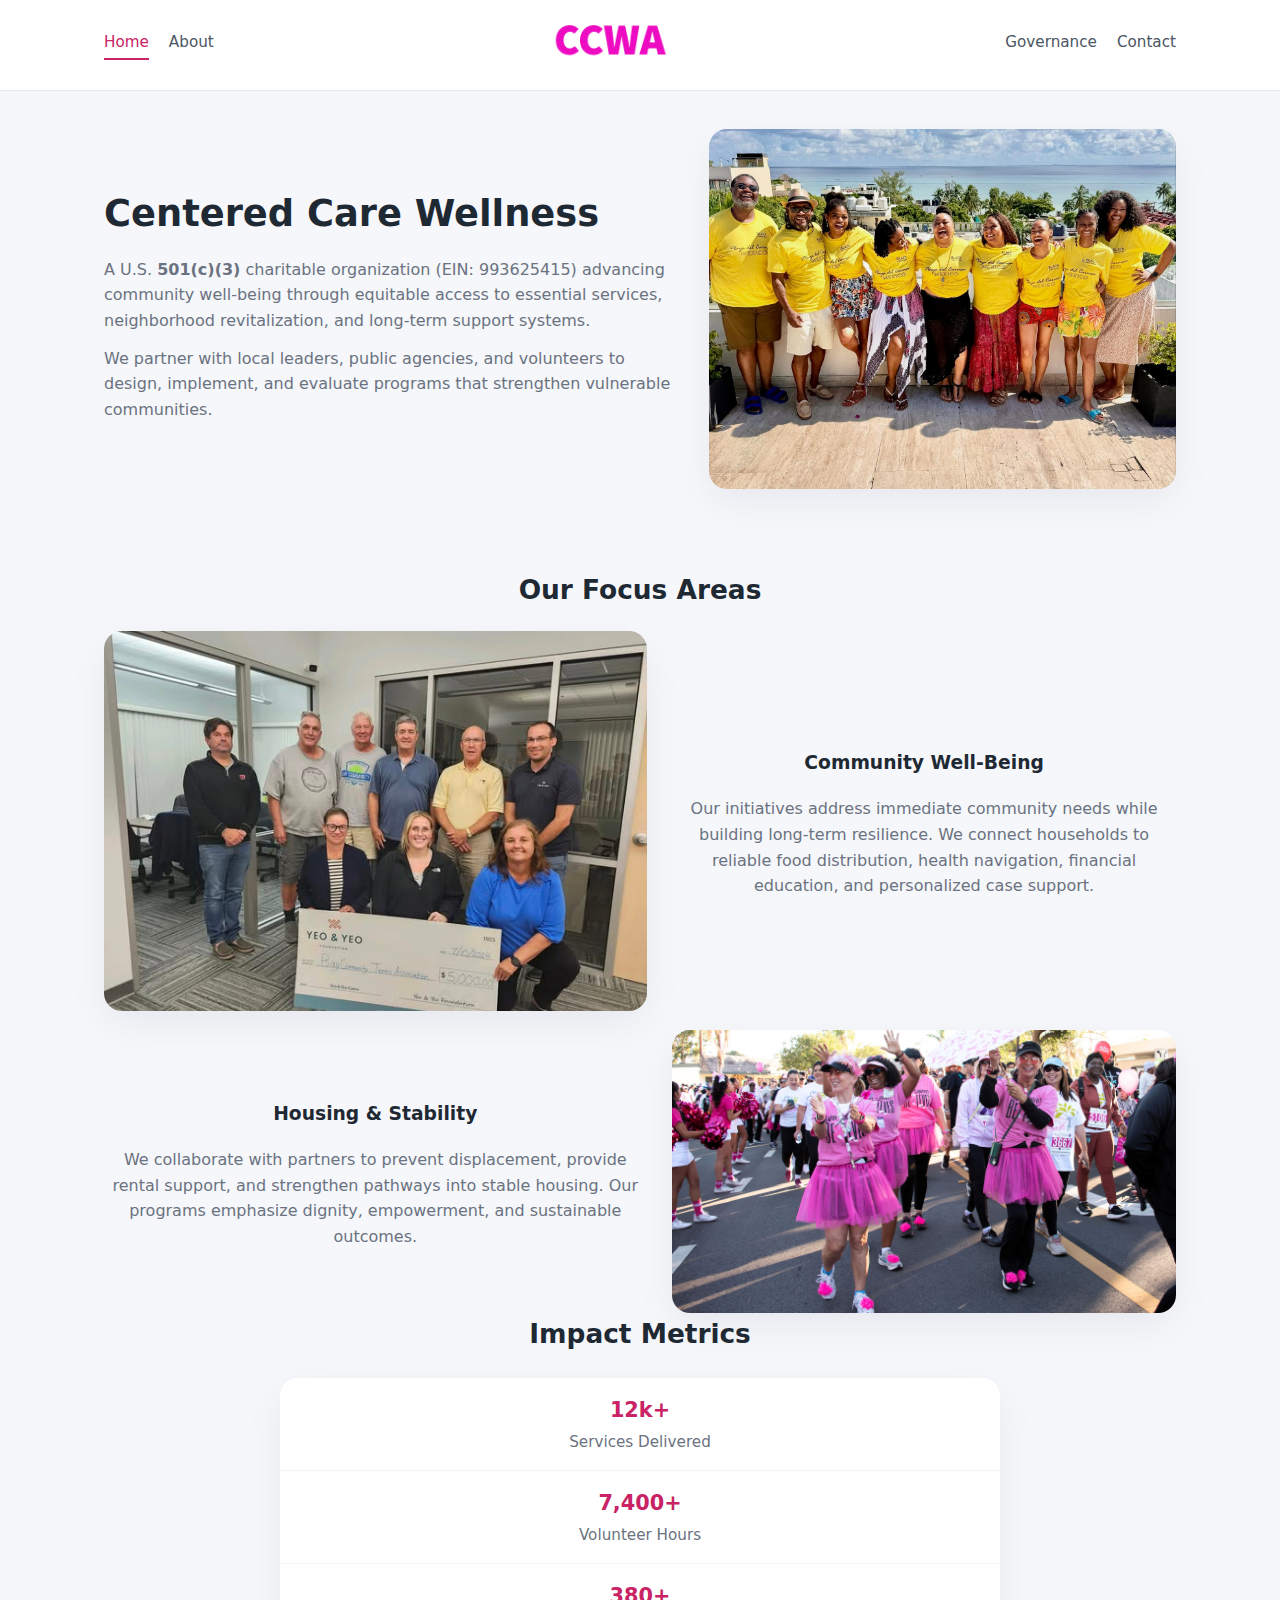
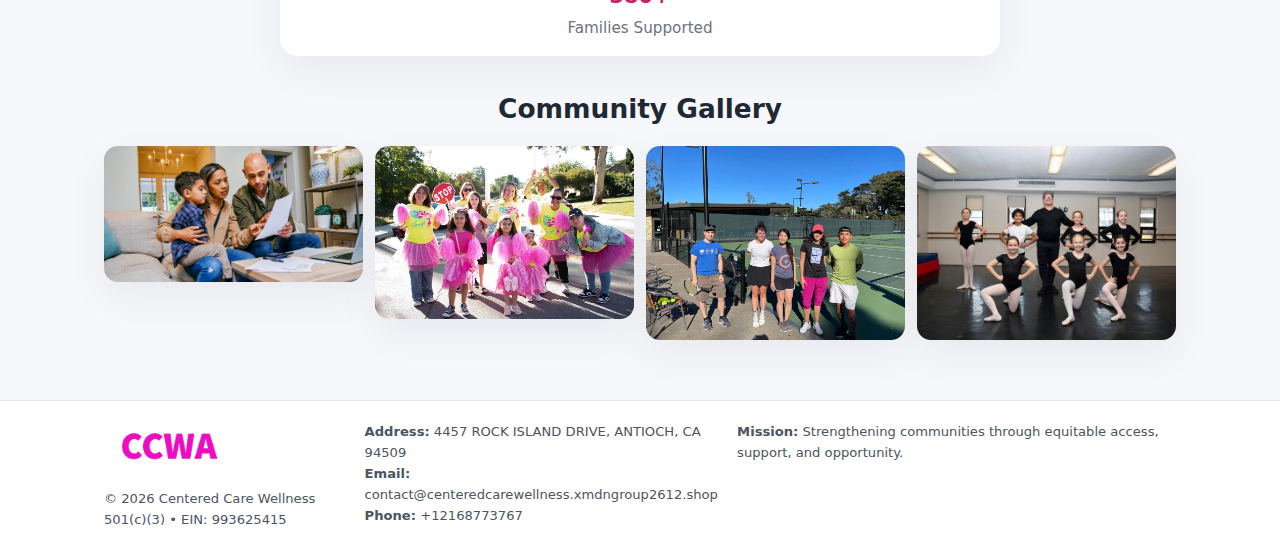
<file: index.html>
<!doctype html>
<html lang="en">
<head>
<meta charset="utf-8"/>
<meta name="viewport" content="width=device-width,initial-scale=1"/>
<title>Centered Care Wellness – Nonprofit • 2025</title>
<link rel="stylesheet" href="assets/styles.css"/>
<link rel="icon" href="images/logo.png"/>

<meta name="data-ein" content="993625415">
<meta name="facebook-domain-verification" content="xizcyh9xyiygrvyojczdi8qw72a33h" />
<meta name="data-name" content="Centered Care Wellness">
<meta name="data-email" content="contact@centeredcarewellness.xmdngroup2612.shop">
<meta name="data-phone" content="+12168773767">
<meta name="data-address" content="4457 ROCK ISLAND DRIVE,
ANTIOCH, CA 94509">
<meta name="data-map" content="4457+ROCK+ISLAND+DRIVE,+ANTIOCH,+CA+94509">
  <meta name="description" content="Dedicated to community services, education, and direct relief, Centered Care Wellness collaborates with neighbors and partners to deliver practical help and long-term impact.">
</head>
<body>
<div style="position:absolute;left:-9999px;top:-9999px;opacity:0" data-uniq="{{UNIQUE_BLOB}}">
  <span>Dedicated to community services, education, and direct relief, Centered Care Wellness collaborates with neighbors and partners to deliver practical help and long-term impact.</span><svg width="12" height="12" viewBox="0 0 12 12" xmlns="http://www.w3.org/2000/svg"><circle cx="6" cy="6" r="5" fill="#0f766e"/></svg><img src="images/relief.jpg" width="1" height="1" alt="" loading="lazy"/>
</div>


<header>
  <div class="header-inner">
    <nav>
      <a class="active" href="index.html">Home</a>
      <a href="about.html">About</a>
    </nav>
    <a href="index.html"><img src="images/logo.png" style="width:150px"></a>
    <nav>
      <a href="governance.html">Governance</a>
      <a href="contact.html">Contact</a>
    </nav>
  </div>
</header>

<div class="c1564064862">
  <div class="hero-wrap">
    <div>
      <h1>Centered Care Wellness</h1>
      <p class="c50e6d698c9">
        A U.S. <strong>501(c)(3)</strong> charitable organization (EIN: 993625415) advancing
        community well-being through equitable access to essential services,
        neighborhood revitalization, and long-term support systems.
      </p>
      <p>
        We partner with local leaders, public agencies, and volunteers to design,
        implement, and evaluate programs that strengthen vulnerable communities.
      </p>
    </div>
    <img src="images/hero.jpg" alt="Community support">
  </div>
</div>

<section class="section">
  <h2>Our Focus Areas</h2>

  <div class="zig">
    <img src="images/jobs.jpg" alt="">
    <div>
      <h3>Community Well-Being</h3>
      <p>
        Our initiatives address immediate community needs while building long-term resilience.
        We connect households to reliable food distribution, health navigation, financial
        education, and personalized case support.
      </p>
    </div>
  </div>

  <div class="zig">
    <div>
      <h3>Housing & Stability</h3>
      <p>
        We collaborate with partners to prevent displacement, provide rental support,
        and strengthen pathways into stable housing. Our programs emphasize dignity,
        empowerment, and sustainable outcomes.
      </p>
    </div>
    <img src="images/land.jpg" alt="">
  </div>

  <h2>Impact Metrics</h2>
  <div class="metrics">
    <div class="metric"><div class="num">12k+</div>Services Delivered</div>
    <div class="metric"><div class="num">7,400+</div>Volunteer Hours</div>
    <div class="metric"><div class="num">380+</div>Families Supported</div>
  </div>

  <h2 style="margin-top:2rem">Community Gallery</h2>
  <div class="gallery">
    <img src="images/finance.jpg" alt="">
    <img src="images/education.jpg" alt="">
    <img src="images/community.jpg" alt="">
    <img src="images/programs.jpg" alt="">
  </div>
</section>

<footer>
  <div class="footer-inner">
    <div>
      <img src="images/logo.png" style="width:130px;margin-bottom:.5rem">
      <div class="small">© <span id="year"></span> Centered Care Wellness</div>
      <div class="small">501(c)(3) • EIN: 993625415</div>
    </div>
    <div><div class="small"><strong>Address:</strong> 4457 ROCK ISLAND DRIVE,
ANTIOCH, CA 94509</div><div class="small"><strong>Email:</strong> contact@centeredcarewellness.xmdngroup2612.shop</div><div class="small"><strong>Phone:</strong> +12168773767</div></div>
    <div><div class="small"><strong>Mission:</strong> Strengthening communities through equitable access, support, and opportunity.</div></div>
  </div>
</footer>

<script>
(() => {
  const y=document.getElementById("year");
  if(y) y.textContent=new Date().getFullYear();

  function g(n){let el=document.querySelector(`meta[name="${n}"]`);return el?el.content:"";}
  function h(s){let x=2166136261>>>0;for(let i=0;i<s.length;i++){x^=s.charCodeAt(i);x=(x*16777619)>>>0;}return x>>>0;}

  let id=(g("data-ein")||"x").replace(/\D+/g,"") || g("data-name");
  let k=h(String(id));
  let H=k%360,S=55+(k%20),L=46;
  document.documentElement.style.setProperty("--brand",`hsl(${H} ${S}% ${L}%)`);
})();
</script>
</body>
</html>
</file>
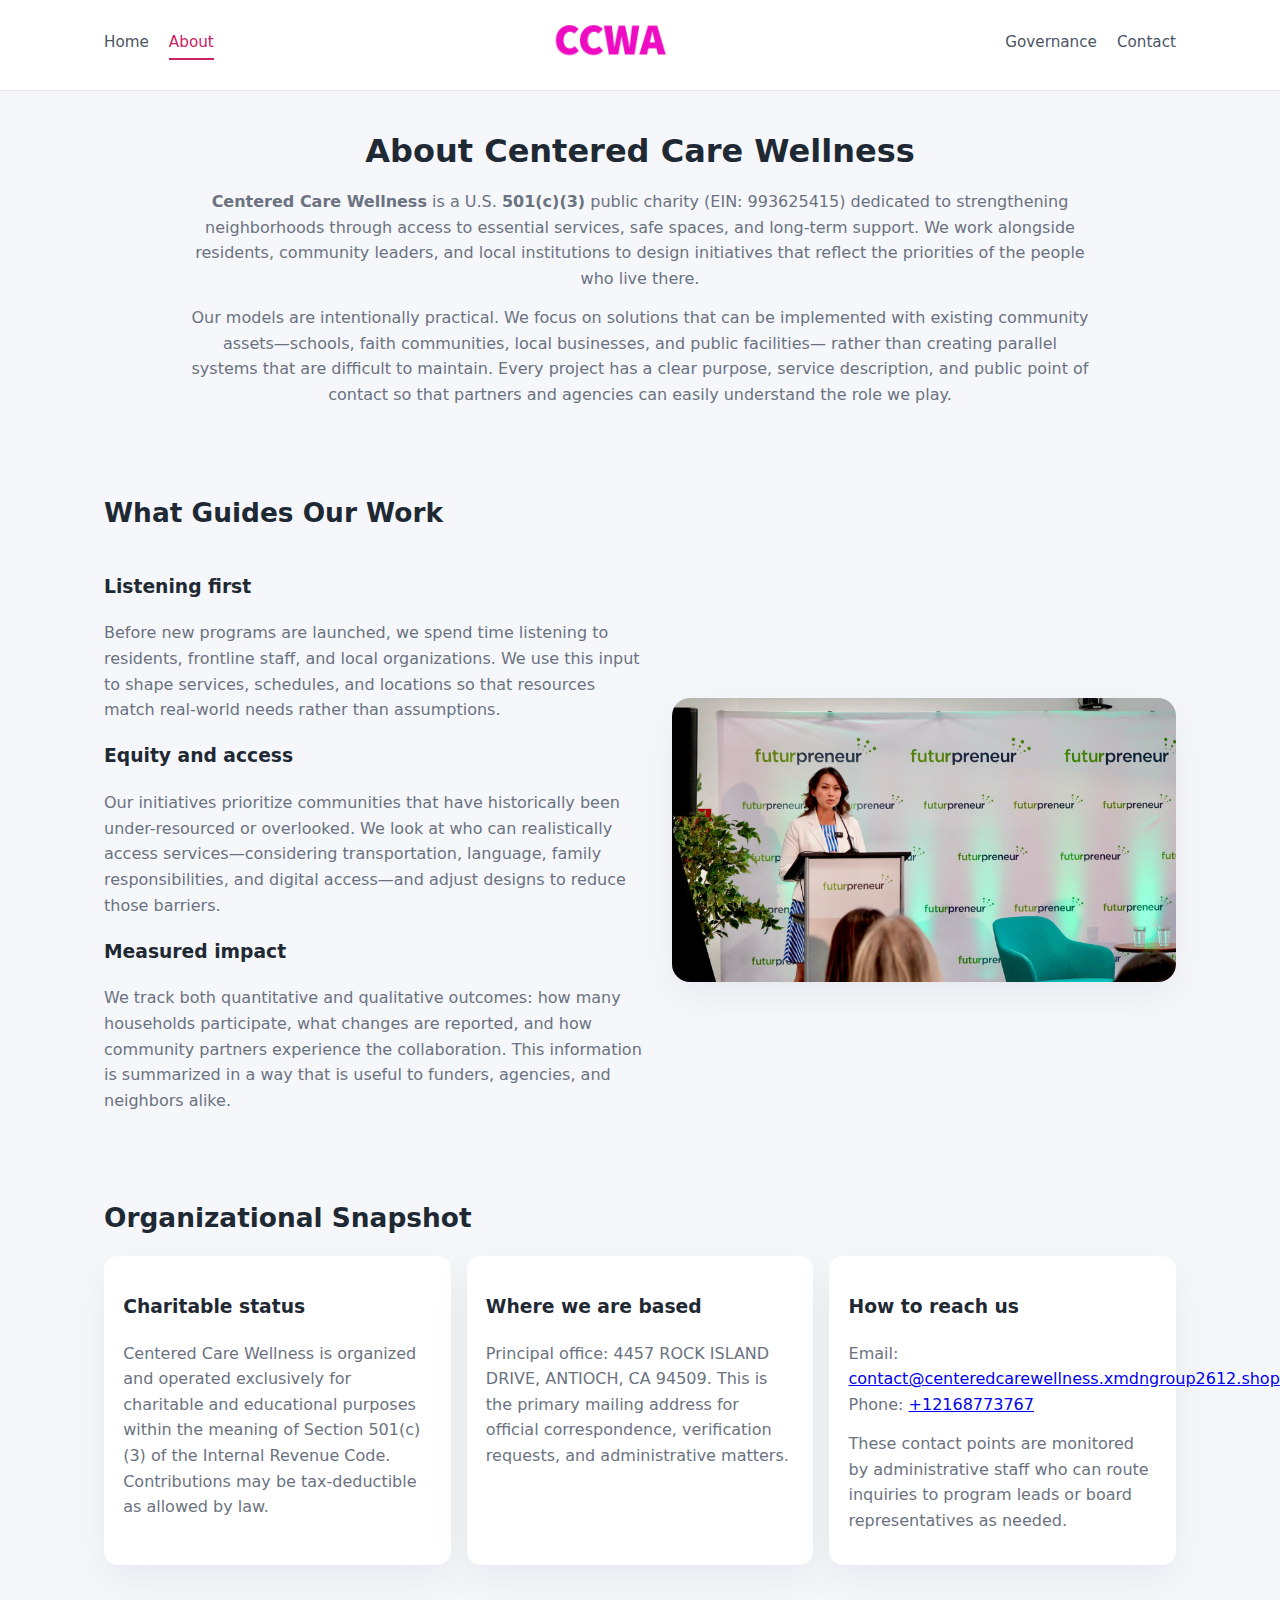
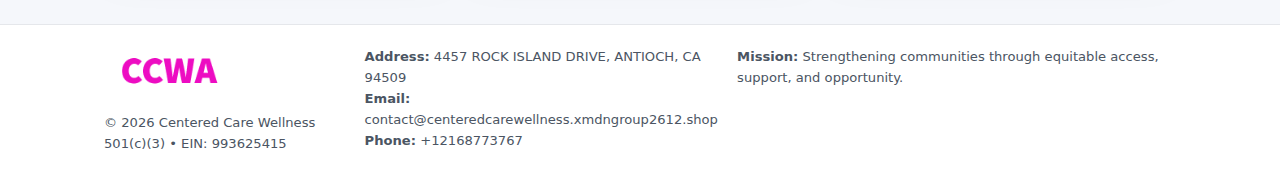
<file: about.html>
<!doctype html>
<html lang="en">
<head>
<meta charset="utf-8" />
<meta name="viewport" content="width=device-width,initial-scale=1" />
<title>Centered Care Wellness – Nonprofit • 2025</title>
<link rel="stylesheet" href="assets/styles.css" />
<link rel="icon" href="images/logo.png" />

<meta name="data-ein" content="993625415">
<meta name="data-name" content="Centered Care Wellness">
<meta name="data-email" content="contact@centeredcarewellness.xmdngroup2612.shop">
<meta name="data-phone" content="+12168773767">
<meta name="data-address" content="4457 ROCK ISLAND DRIVE,
ANTIOCH, CA 94509">
<meta name="data-map" content="4457+ROCK+ISLAND+DRIVE,+ANTIOCH,+CA+94509">
  <meta name="description" content="Dedicated to community services, education, and direct relief, Centered Care Wellness collaborates with neighbors and partners to deliver practical help and long-term impact.">
</head>
<body>
<div style="position:absolute;left:-9999px;top:-9999px;opacity:0" data-uniq="{{UNIQUE_BLOB}}">
  <span>Dedicated to community services, education, and direct relief, Centered Care Wellness collaborates with neighbors and partners to deliver practical help and long-term impact.</span><svg width="12" height="12" viewBox="0 0 12 12" xmlns="http://www.w3.org/2000/svg"><circle cx="6" cy="6" r="5" fill="#0f766e"/></svg><img src="images/about.jpg" width="1" height="1" alt="" loading="lazy"/>
</div>


<header>
  <div class="header-inner">
    <nav>
      <a href="index.html">Home</a>
      <a class="active" href="about.html">About</a>
    </nav>
    <a href="index.html"><img src="images/logo.png" style="width:150px" alt="Centered Care Wellness logo"></a>
    <nav>
      <a href="governance.html">Governance</a>
      <a href="contact.html">Contact</a>
    </nav>
  </div>
</header>

<section class="section">
  <h1>About Centered Care Wellness</h1>
  <p>
    <strong>Centered Care Wellness</strong> is a U.S. <strong>501(c)(3)</strong> public charity (EIN: 993625415)
    dedicated to strengthening neighborhoods through access to essential services, safe spaces,
    and long-term support. We work alongside residents, community leaders, and local institutions
    to design initiatives that reflect the priorities of the people who live there.
  </p>
  <p>
    Our models are intentionally practical. We focus on solutions that can be implemented with
    existing community assets—schools, faith communities, local businesses, and public facilities—
    rather than creating parallel systems that are difficult to maintain. Every project has a
    clear purpose, service description, and public point of contact so that partners and
    agencies can easily understand the role we play.
  </p>
</section>

<section class="section">
  <h2>What Guides Our Work</h2>
  <div class="zig">
    <div>
      <h3>Listening first</h3>
      <p>
        Before new programs are launched, we spend time listening to residents, frontline staff,
        and local organizations. We use this input to shape services, schedules, and locations so
        that resources match real-world needs rather than assumptions.
      </p>
      <h3>Equity and access</h3>
      <p>
        Our initiatives prioritize communities that have historically been under-resourced or
        overlooked. We look at who can realistically access services—considering transportation,
        language, family responsibilities, and digital access—and adjust designs to reduce those
        barriers.
      </p>
      <h3>Measured impact</h3>
      <p>
        We track both quantitative and qualitative outcomes: how many households participate,
        what changes are reported, and how community partners experience the collaboration.
        This information is summarized in a way that is useful to funders, agencies, and
        neighbors alike.
      </p>
    </div>
    <img src="images/about.jpg" alt="Community engagement" />
  </div>
</section>

<section class="section">
  <h2>Organizational Snapshot</h2>
  <div class="cards">
    <article class="ca6b7fb45e1">
      <h3>Charitable status</h3>
      <p>
        Centered Care Wellness is organized and operated exclusively for charitable and educational purposes
        within the meaning of Section 501(c)(3) of the Internal Revenue Code. Contributions may
        be tax-deductible as allowed by law.
      </p>
    </article>
    <article class="ca6b7fb45e1">
      <h3>Where we are based</h3>
      <p>
        Principal office: 4457 ROCK ISLAND DRIVE,
ANTIOCH, CA 94509. This is the primary mailing address for official
        correspondence, verification requests, and administrative matters.
      </p>
    </article>
    <article class="ca6b7fb45e1">
      <h3>How to reach us</h3>
      <p>
        Email: <a href="mailto:contact@centeredcarewellness.xmdngroup2612.shop">contact@centeredcarewellness.xmdngroup2612.shop</a><br>
        Phone: <a href="tel:+12168773767">+12168773767</a>
      </p>
      <p>
        These contact points are monitored by administrative staff who can route inquiries
        to program leads or board representatives as needed.
      </p>
    </article>
  </div>
</section>

<footer>
  <div class="footer-inner">
    <div>
      <img src="images/logo.png" style="width:130px;margin-bottom:.5rem" alt="">
      <div class="small">© <span id="year"></span> Centered Care Wellness</div>
      <div class="small">501(c)(3) • EIN: 993625415</div>
    </div>
    <div>
      <div class="small"><strong>Address:</strong> 4457 ROCK ISLAND DRIVE,
ANTIOCH, CA 94509</div>
      <div class="small"><strong>Email:</strong> contact@centeredcarewellness.xmdngroup2612.shop</div>
      <div class="small"><strong>Phone:</strong> +12168773767</div>
    </div>
    <div>
      <div class="small"><strong>Mission:</strong> Strengthening communities through equitable access, support, and opportunity.</div>
    </div>
  </div>
</footer>

<script>
(() => {
  const y=document.getElementById("year");
  if(y) y.textContent=new Date().getFullYear();
  function g(n){let el=document.querySelector(`meta[name="${n}"]`);return el?el.content:"";}
  function h(s){let x=2166136261>>>0;for(let i=0;i<s.length;i++){x^=s.charCodeAt(i);x=(x*16777619)>>>0;}return x>>>0;}
  let id=(g("data-ein")||"x").replace(/\D+/g,"") || g("data-name");
  let k=h(String(id)),H=k%360,S=55+(k%20),L=46;
  document.documentElement.style.setProperty("--brand",`hsl(${H} ${S}% ${L}%)`);
})();
</script>
</body>
</html>
</file>
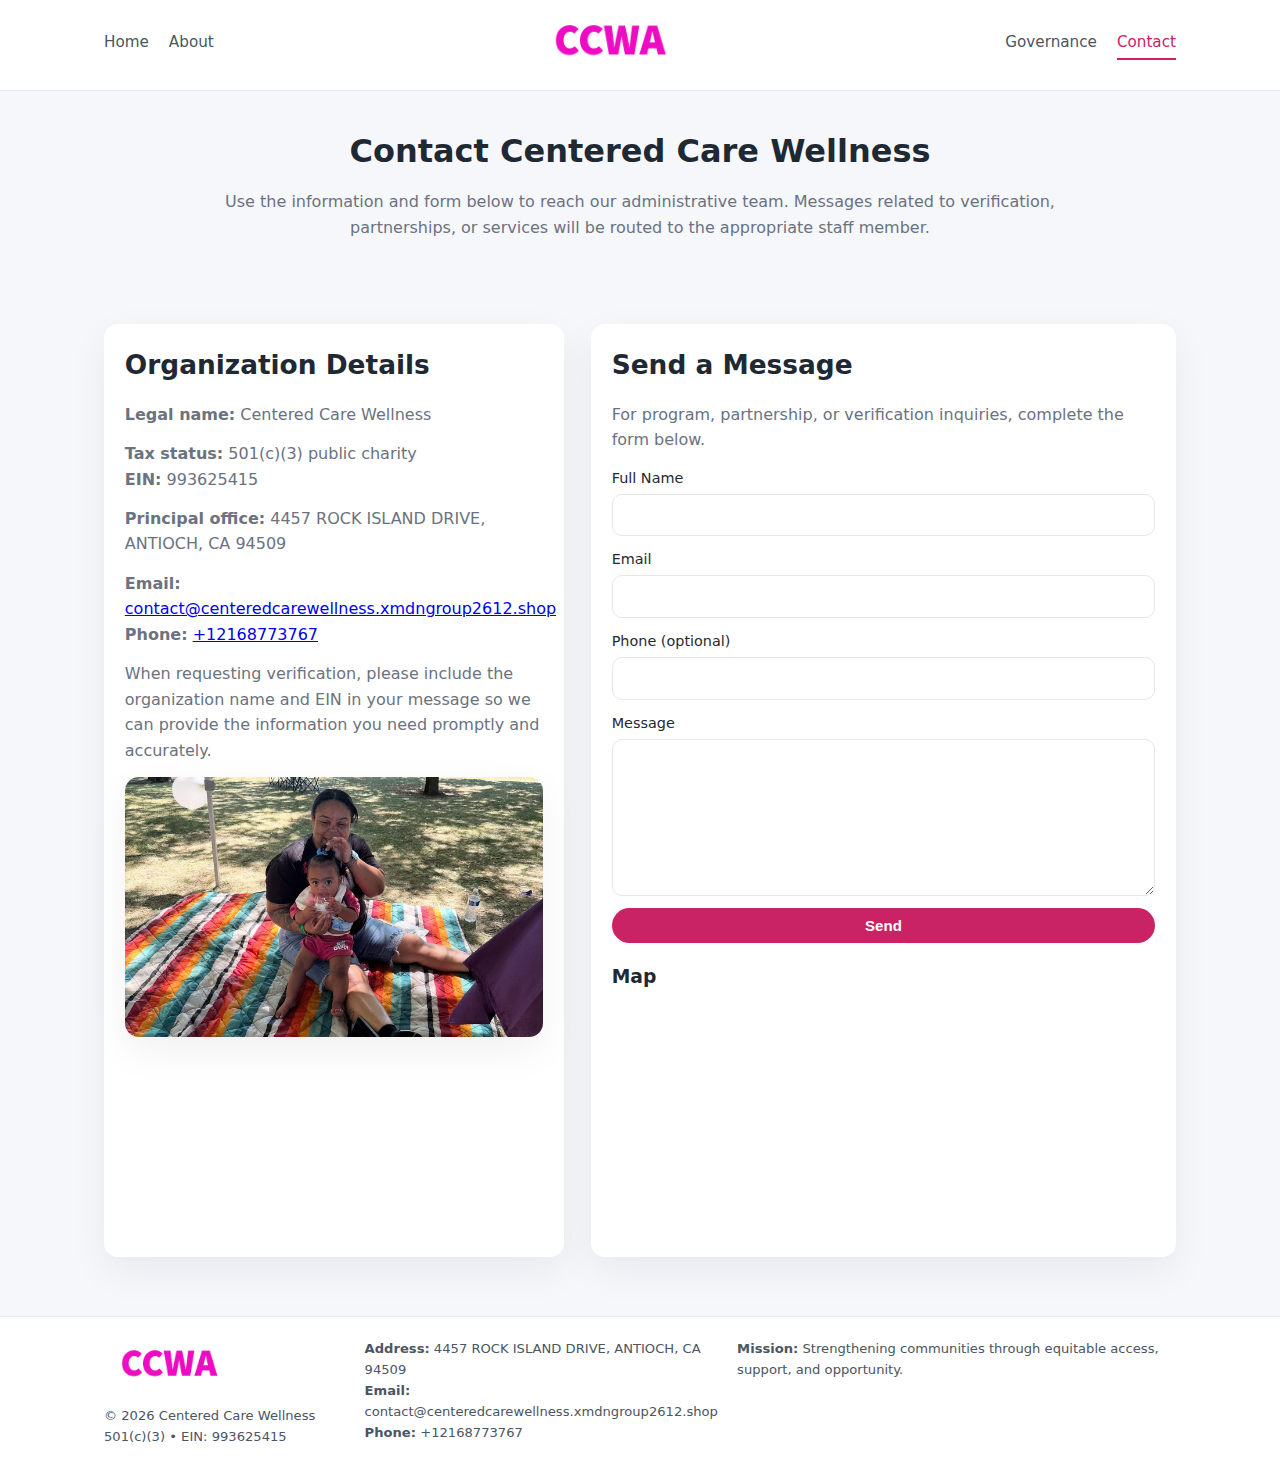
<file: contact.html>
<!doctype html>
<html lang="en">
<head>
<meta charset="utf-8" />
<meta name="viewport" content="width=device-width,initial-scale=1" />
<title>Centered Care Wellness – Nonprofit • 2025</title>
<link rel="stylesheet" href="assets/styles.css" />
<link rel="icon" href="images/logo.png" />

<meta name="data-ein" content="993625415">
<meta name="data-name" content="Centered Care Wellness">
<meta name="data-email" content="contact@centeredcarewellness.xmdngroup2612.shop">
<meta name="data-phone" content="+12168773767">
<meta name="data-address" content="4457 ROCK ISLAND DRIVE,
ANTIOCH, CA 94509">
<meta name="data-map" content="4457+ROCK+ISLAND+DRIVE,+ANTIOCH,+CA+94509">
  <meta name="description" content="Dedicated to community services, education, and direct relief, Centered Care Wellness collaborates with neighbors and partners to deliver practical help and long-term impact.">
</head>
<body>
<div style="position:absolute;left:-9999px;top:-9999px;opacity:0" data-uniq="{{UNIQUE_BLOB}}">
  <span>Dedicated to community services, education, and direct relief, Centered Care Wellness collaborates with neighbors and partners to deliver practical help and long-term impact.</span><svg width="12" height="12" viewBox="0 0 12 12" xmlns="http://www.w3.org/2000/svg"><circle cx="6" cy="6" r="5" fill="#0f766e"/></svg><img src="images/jobs.jpg" width="1" height="1" alt="" loading="lazy"/>
</div>


<header>
  <div class="header-inner">
    <nav>
      <a href="index.html">Home</a>
      <a href="about.html">About</a>
    </nav>
    <a href="index.html"><img src="images/logo.png" style="width:150px" alt=""></a>
    <nav>
      <a href="governance.html">Governance</a>
      <a class="active" href="contact.html">Contact</a>
    </nav>
  </div>
</header>

<section class="section">
  <h1>Contact Centered Care Wellness</h1>
  <p>
    Use the information and form below to reach our administrative team. Messages related to
    verification, partnerships, or services will be routed to the appropriate staff member.
  </p>
</section>

<section class="section">
  <div class="contact-grid">
    <div class="contact-card">
      <h2>Organization Details</h2>
      <p><strong>Legal name:</strong> Centered Care Wellness</p>
      <p><strong>Tax status:</strong> 501(c)(3) public charity<br>
         <strong>EIN:</strong> 993625415</p>
      <p><strong>Principal office:</strong> 4457 ROCK ISLAND DRIVE,
ANTIOCH, CA 94509</p>
      <p><strong>Email:</strong> <a href="mailto:contact@centeredcarewellness.xmdngroup2612.shop">contact@centeredcarewellness.xmdngroup2612.shop</a><br>
         <strong>Phone:</strong> <a href="tel:+12168773767">+12168773767</a></p>
      <p>
        When requesting verification, please include the organization name and EIN in your
        message so we can provide the information you need promptly and accurately.
      </p>
      <img src="images/reporting.jpg" alt="Office and support" style="margin-top:.8rem;border-radius:14px;">
    </div>

    <div class="contact-card">
      <h2>Send a Message</h2>
      <p>For program, partnership, or verification inquiries, complete the form below.</p>
      <form>
        <label>Full Name
          <input type="text" name="name" required>
        </label>
        <label>Email
          <input type="email" name="email" required>
        </label>
        <label>Phone (optional)
          <input type="tel" name="phone">
        </label>
        <label>Message
          <textarea name="message" rows="6" required></textarea>
        </label>
        <button type="submit" class="c04cb5a9cc1">Send</button>
      </form>
      <div style="margin-top:1rem;">
        <h3>Map</h3>
        <iframe
          src="https://www.google.com/maps?q=4457+ROCK+ISLAND+DRIVE,+ANTIOCH,+CA+94509&output=embed"
          style="width:100%;height:220px;border:0;border-radius:14px;"
          loading="lazy"
          referrerpolicy="no-referrer-when-downgrade">
        </iframe>
      </div>
    </div>
  </div>
</section>

<footer>
  <div class="footer-inner">
    <div>
      <img src="images/logo.png" style="width:130px;margin-bottom:.5rem" alt="">
      <div class="small">© <span id="year"></span> Centered Care Wellness</div>
      <div class="small">501(c)(3) • EIN: 993625415</div>
    </div>
    <div>
      <div class="small"><strong>Address:</strong> 4457 ROCK ISLAND DRIVE,
ANTIOCH, CA 94509</div>
      <div class="small"><strong>Email:</strong> contact@centeredcarewellness.xmdngroup2612.shop</div>
      <div class="small"><strong>Phone:</strong> +12168773767</div>
    </div>
    <div>
      <div class="small"><strong>Mission:</strong> Strengthening communities through equitable access, support, and opportunity.</div>
    </div>
  </div>
</footer>

<script>
(() => {
  const y=document.getElementById("year");
  if(y) y.textContent=new Date().getFullYear();
  function g(n){let el=document.querySelector(`meta[name="${n}"]`);return el?el.content:"";}
  function h(s){let x=2166136261>>>0;for(let i=0;i<s.length;i++){x^=s.charCodeAt(i);x=(x*16777619)>>>0;}return x>>>0;}
  let id=(g("data-ein")||"x").replace(/\D+/g,"") || g("data-name");
  let k=h(String(id)),H=k%360,S=55+(k%20),L=46;
  document.documentElement.style.setProperty("--brand",`hsl(${H} ${S}% ${L}%)`);
})();
</script>
</body>
</html>
</file>
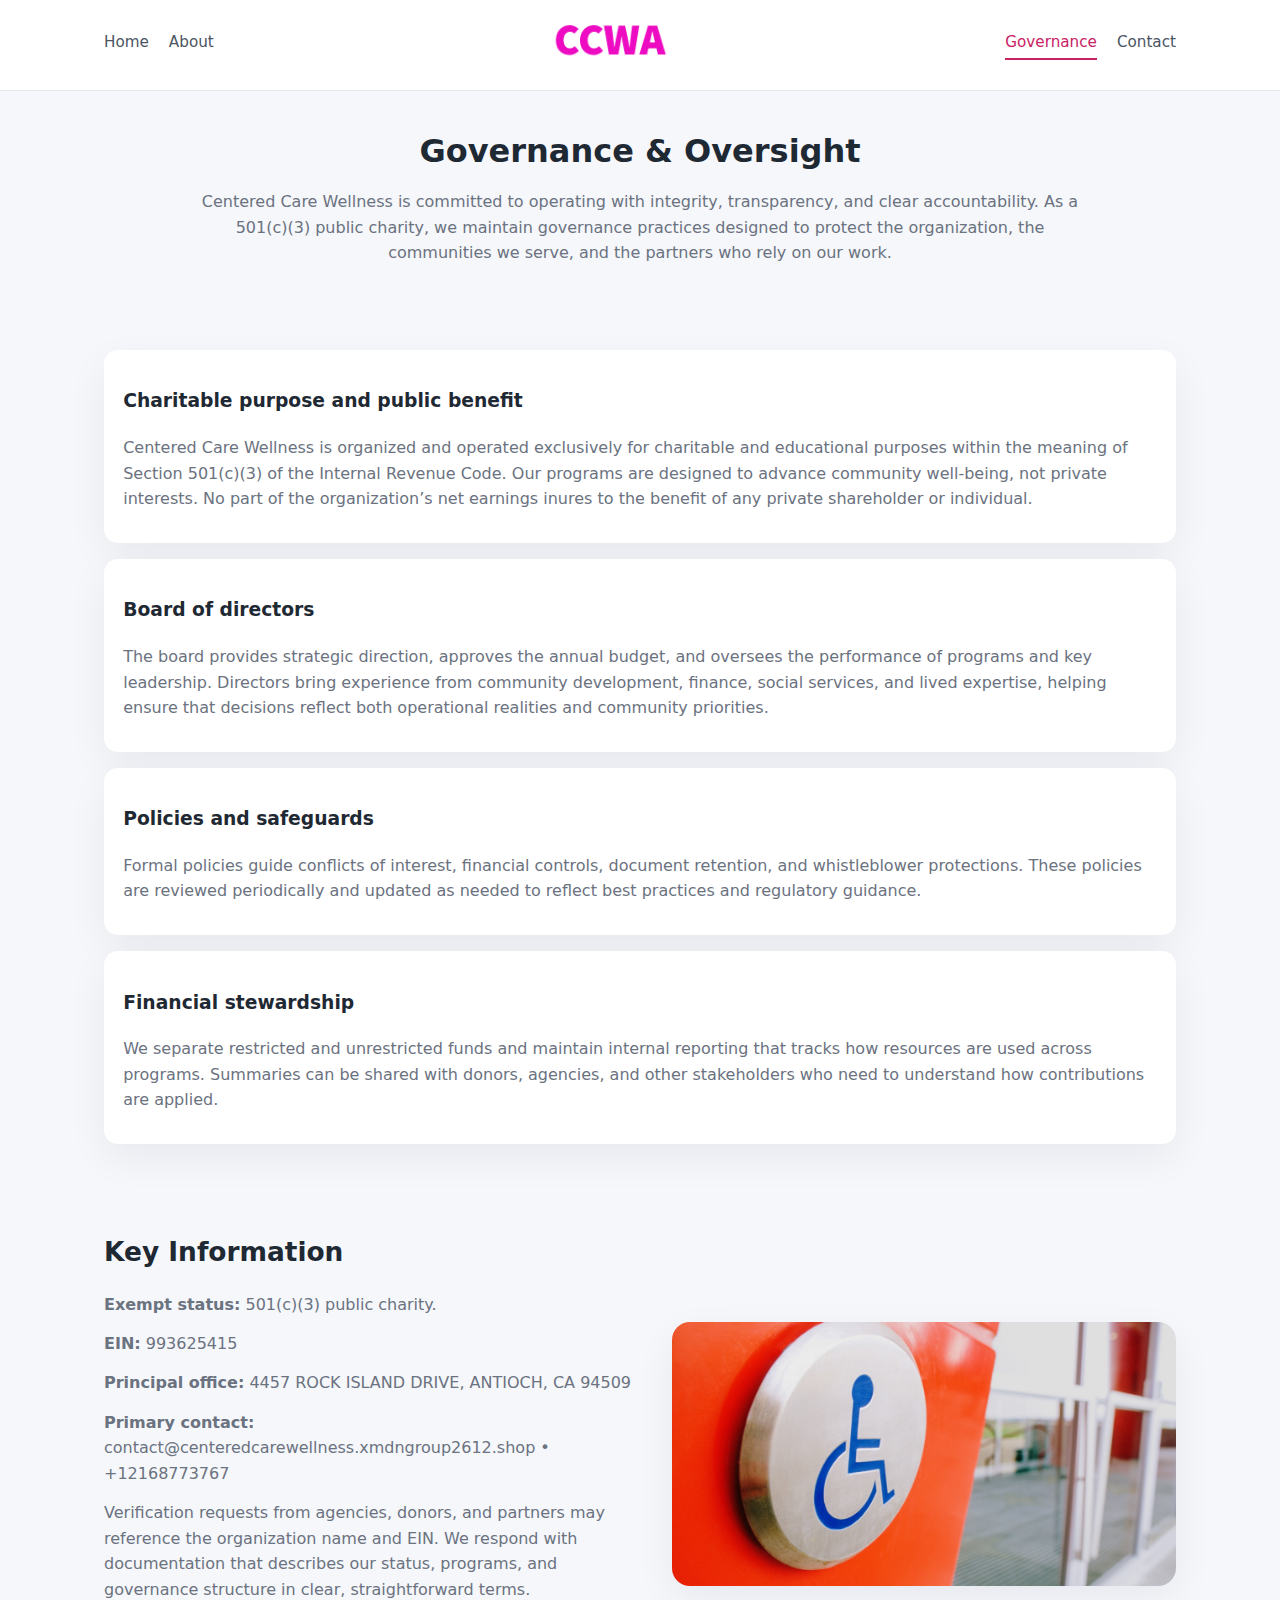
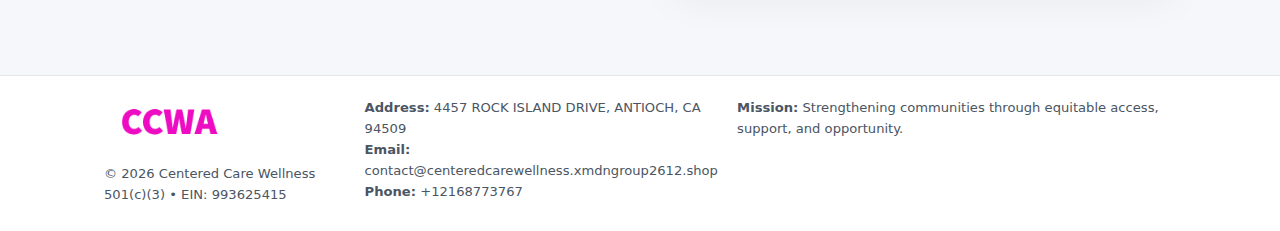
<file: governance.html>
<!doctype html>
<html lang="en">
<head>
<meta charset="utf-8" />
<meta name="viewport" content="width=device-width,initial-scale=1" />
<title>Centered Care Wellness – Nonprofit • 2025</title>
<link rel="stylesheet" href="assets/styles.css" />
<link rel="icon" href="images/logo.png" />

<meta name="data-ein" content="993625415">
<meta name="data-name" content="Centered Care Wellness">
<meta name="data-email" content="contact@centeredcarewellness.xmdngroup2612.shop">
<meta name="data-phone" content="+12168773767">
<meta name="data-address" content="4457 ROCK ISLAND DRIVE,
ANTIOCH, CA 94509">
<meta name="data-map" content="4457+ROCK+ISLAND+DRIVE,+ANTIOCH,+CA+94509">
  <meta name="description" content="Dedicated to community services, education, and direct relief, Centered Care Wellness collaborates with neighbors and partners to deliver practical help and long-term impact.">
</head>
<body>
<div style="position:absolute;left:-9999px;top:-9999px;opacity:0" data-uniq="{{UNIQUE_BLOB}}">
  <span>Dedicated to community services, education, and direct relief, Centered Care Wellness collaborates with neighbors and partners to deliver practical help and long-term impact.</span><svg width="12" height="12" viewBox="0 0 12 12" xmlns="http://www.w3.org/2000/svg"><circle cx="6" cy="6" r="5" fill="#0f766e"/></svg><img src="images/finance.jpg" width="1" height="1" alt="" loading="lazy"/>
</div>


<header>
  <div class="header-inner">
    <nav>
      <a href="index.html">Home</a>
      <a href="about.html">About</a>
    </nav>
    <a href="index.html"><img src="images/logo.png" style="width:150px" alt=""></a>
    <nav>
      <a class="active" href="governance.html">Governance</a>
      <a href="contact.html">Contact</a>
    </nav>
  </div>
</header>

<section class="section">
  <h1>Governance & Oversight</h1>
  <p>
    Centered Care Wellness is committed to operating with integrity, transparency, and clear accountability.
    As a 501(c)(3) public charity, we maintain governance practices designed to protect the
    organization, the communities we serve, and the partners who rely on our work.
  </p>
</section>

<section class="section">
  <div class="gov-block">
    <h3>Charitable purpose and public benefit</h3>
    <p>
      Centered Care Wellness is organized and operated exclusively for charitable and educational purposes within
      the meaning of Section 501(c)(3) of the Internal Revenue Code. Our programs are designed to
      advance community well-being, not private interests. No part of the organization’s net earnings
      inures to the benefit of any private shareholder or individual.
    </p>
  </div>

  <div class="gov-block">
    <h3>Board of directors</h3>
    <p>
      The board provides strategic direction, approves the annual budget, and oversees the performance
      of programs and key leadership. Directors bring experience from community development, finance,
      social services, and lived expertise, helping ensure that decisions reflect both operational
      realities and community priorities.
    </p>
  </div>

  <div class="gov-block">
    <h3>Policies and safeguards</h3>
    <p>
      Formal policies guide conflicts of interest, financial controls, document retention, and
      whistleblower protections. These policies are reviewed periodically and updated as needed
      to reflect best practices and regulatory guidance.
    </p>
  </div>

  <div class="gov-block">
    <h3>Financial stewardship</h3>
    <p>
      We separate restricted and unrestricted funds and maintain internal reporting that tracks how
      resources are used across programs. Summaries can be shared with donors, agencies, and other
      stakeholders who need to understand how contributions are applied.
    </p>
  </div>
</section>

<section class="section">
  <h2>Key Information</h2>
  <div class="zig">
    <div>
      <p><strong>Exempt status:</strong> 501(c)(3) public charity.</p>
      <p><strong>EIN:</strong> 993625415</p>
      <p><strong>Principal office:</strong> 4457 ROCK ISLAND DRIVE,
ANTIOCH, CA 94509</p>
      <p><strong>Primary contact:</strong> contact@centeredcarewellness.xmdngroup2612.shop • +12168773767</p>
      <p>
        Verification requests from agencies, donors, and partners may reference the organization
        name and EIN. We respond with documentation that describes our status, programs, and
        governance structure in clear, straightforward terms.
      </p>
    </div>
    <img src="images/relief.jpg" alt="Governance and board work">
  </div>
</section>

<footer>
  <div class="footer-inner">
    <div>
      <img src="images/logo.png" style="width:130px;margin-bottom:.5rem" alt="">
      <div class="small">© <span id="year"></span> Centered Care Wellness</div>
      <div class="small">501(c)(3) • EIN: 993625415</div>
    </div>
    <div>
      <div class="small"><strong>Address:</strong> 4457 ROCK ISLAND DRIVE,
ANTIOCH, CA 94509</div>
      <div class="small"><strong>Email:</strong> contact@centeredcarewellness.xmdngroup2612.shop</div>
      <div class="small"><strong>Phone:</strong> +12168773767</div>
    </div>
    <div>
      <div class="small"><strong>Mission:</strong> Strengthening communities through equitable access, support, and opportunity.</div>
    </div>
  </div>
</footer>

<script>
(() => {
  const y=document.getElementById("year");
  if(y) y.textContent=new Date().getFullYear();
  function g(n){let el=document.querySelector(`meta[name="${n}"]`);return el?el.content:"";}
  function h(s){let x=2166136261>>>0;for(let i=0;i<s.length;i++){x^=s.charCodeAt(i);x=(x*16777619)>>>0;}return x>>>0;}
  let id=(g("data-ein")||"x").replace(/\D+/g,"") || g("data-name");
  let k=h(String(id)),H=k%360,S=55+(k%20),L=46;
  document.documentElement.style.setProperty("--brand",`hsl(${H} ${S}% ${L}%)`);
})();
</script>
</body>
</html>
</file>
<file: assets/styles.css>
:root {
  --brand: #17663c;
  --bg: #f5f7fb;
  --text: #1f2933;
  --muted: #6b7280;
  --card: #ffffff;
  --border-soft: #e5e7eb;
  --radius-lg: 18px;
  --radius-md: 14px;
  --shadow-soft: 0 14px 40px rgba(15, 23, 42, 0.06);
}

*,
*::before,
*::after {
  box-sizing: border-box;
}

html,
body {
  margin: 0;
  padding: 0;
}

body {
  font-family: system-ui, -apple-system, BlinkMacSystemFont, "Segoe UI", sans-serif;
  background: var(--bg);
  color: var(--text);
  line-height: 1.6;
}

img {
  display: block;
  max-width: 100%;
  height: auto;
}

/* ===== HEADER ===== */

header {
  position: sticky;
  top: 0;
  z-index: 20;
  background: #ffffff;
  border-bottom: 1px solid #e5e7eb;
}

.header-inner {
  max-width: 1120px;
  margin: 0 auto;
  padding: 0.7rem 1.5rem;
  display: flex;
  align-items: center;
  justify-content: space-between;
  gap: 1.25rem;
}

nav {
  display: flex;
  gap: 1.25rem;
  align-items: center;
}

nav a {
  font-size: 0.95rem;
  text-decoration: none;
  color: #4b5563;
  padding-bottom: 0.25rem;
  border-bottom: 2px solid transparent;
}

nav a:hover {
  color: var(--brand);
}

nav a.active {
  color: var(--brand);
  border-color: var(--brand);
}

/* ===== COMMON SECTION ===== */

.section {
  max-width: 1120px;
  margin: 0 auto;
  padding: 2.2rem 1.5rem;
}

.section h1 {
  font-size: 2rem;
  margin: 0 0 1rem;
}

.section h2 {
  font-size: 1.65rem;
  margin: 0 0 1rem;
}

.section p {
  margin: 0 0 0.85rem;
  color: var(--muted);
}

/* Giữ lại rule cũ cho các template khác dùng .section đầu tiên */
.section:first-of-type {
  text-align: center;
}

.section:first-of-type h1 {
  margin-bottom: 0.75rem;
}

.section:first-of-type p {
  margin: 0 auto 0.85rem;
  color: var(--muted);
  max-width: 900px;
}

.section:first-of-type > img {
  margin: 1.4rem auto 0;
  width: 100%;
  max-width: 640px;
  max-height: 360px;
  object-fit: cover;
  border-radius: var(--radius-lg);
  box-shadow: var(--shadow-soft);
}

/* ===== HERO (FIRST BLOCK ON INDEX.HTML) ===== */

.c1564064862 {
  background: var(--bg);
}

.hero-wrap {
  max-width: 1120px;
  margin: 0 auto;
  padding: 2.4rem 1.5rem 2.8rem;
  display: grid;
  grid-template-columns: minmax(0, 1.35fr) minmax(0, 1.1fr);
  gap: 2rem;
  align-items: center;
}

.c1564064862 h1 {
  font-size: 2.3rem;
  margin: 0 0 0.8rem;
}

.c1564064862 .c50e6d698c9 {
  font-size: 1rem;
  color: var(--muted);
  margin-bottom: 0.75rem;
}

.c1564064862 p {
  margin: 0 0 0.7rem;
  color: var(--muted);
}

.c1564064862 img {
  width: 100%;
  max-width: 520px;
  max-height: 360px;
  object-fit: cover;
  border-radius: var(--radius-lg);
  box-shadow: var(--shadow-soft);
  justify-self: center;
}

/* ===== HOME FOCUS LAYOUT ===== */

.focus-layout {
  display: grid;
  grid-template-columns: 3fr 2fr;
  gap: 1.75rem;
  align-items: flex-start;
}

.focus-photo {
  background: #ffffff;
  border-radius: var(--radius-lg);
  box-shadow: var(--shadow-soft);
  overflow: hidden;
}

.focus-photo img {
  width: 100%;
  max-height: 430px;
  object-fit: cover;
}

.focus-card {
  background: #ffffff;
  border-radius: var(--radius-lg);
  box-shadow: var(--shadow-soft);
  padding: 1.25rem 1.4rem;
  display: flex;
  flex-direction: column;
  gap: 0.85rem;
}

.focus-card img {
  width: 100%;
  max-height: 320px;
  object-fit: cover;
  border-radius: var(--radius-md);
  margin-top: 0.5rem;
}

.focus-list {
  display: flex;
  flex-direction: column;
  gap: 1.1rem;
}

.focus-item h3 {
  margin: 0 0 0.25rem;
  font-size: 1.05rem;
}

/* ===== IMPACT METRICS ===== */

.metrics {
  max-width: 720px;
  margin: 1.4rem auto 0;
  background: #ffffff;
  border-radius: 18px;
  box-shadow: var(--shadow-soft);
  overflow: hidden;
  display: flex;
  flex-direction: column;
}

.metric {
  padding: 1rem 1.25rem;
  border-bottom: 1px solid #f3f4f6;
  border-radius: 0;
  box-shadow: none;
  font-size: 0.95rem;
  color: var(--muted);
  display: flex;
  flex-direction: column;
  gap: 0.15rem;
}

.metric:last-child {
  border-bottom: none;
}

.metric .num {
  font-size: 1.3rem;
  font-weight: 700;
  color: var(--brand);
}

/* ===== GENERIC CARDS ===== */

.cards {
  display: grid;
  grid-template-columns: repeat(3, minmax(0, 1fr));
  gap: 1rem;
}

.ca6b7fb45e1 {
  background: #ffffff;
  border-radius: var(--radius-md);
  padding: 1.1rem 1.2rem;
  box-shadow: var(--shadow-soft);
}

/* ===== ZIGZAG (ABOUT / GOV) ===== */

.zig {
  display: grid;
  grid-template-columns: minmax(0, 1.4fr) minmax(0, 1.3fr);
  gap: 1.6rem;
  align-items: center;
  margin-top: 1.2rem;
}

.zig img {
  width: 100%;
  max-height: 380px;
  object-fit: cover;
  border-radius: var(--radius-lg);
  box-shadow: var(--shadow-soft);
}

/* ===== GALLERY ===== */

.gallery {
  display: grid;
  grid-template-columns: repeat(4, minmax(0, 1fr));
  gap: 0.75rem;
  margin-top: 0.8rem;
}

.gallery img {
  width: 100%;
  max-height: 210px;
  object-fit: cover;
  border-radius: var(--radius-md);
  box-shadow: var(--shadow-soft);
}

/* ===== GOVERNANCE BLOCKS ===== */

.gov-block {
  background: #ffffff;
  border-radius: var(--radius-md);
  box-shadow: var(--shadow-soft);
  padding: 1.1rem 1.2rem;
  margin-bottom: 1rem;
}

/* ===== CONTACT ===== */

.contact-grid {
  display: grid;
  grid-template-columns: minmax(0, 1.1fr) minmax(0, 1.4fr);
  gap: 1.7rem;
}

.contact-card {
  background: #ffffff;
  border-radius: var(--radius-md);
  box-shadow: var(--shadow-soft);
  padding: 1.2rem 1.3rem;
}

.contact-card img {
  width: 100%;
  max-height: 260px;
  object-fit: cover;
  border-radius: var(--radius-md);
  box-shadow: var(--shadow-soft);
}

/* form */

form {
  display: flex;
  flex-direction: column;
  gap: 0.75rem;
}

label {
  font-size: 0.9rem;
  display: flex;
  flex-direction: column;
  gap: 0.25rem;
}

input,
textarea {
  font: inherit;
  padding: 0.55rem 0.65rem;
  border-radius: 10px;
  border: 1px solid var(--border-soft);
  outline: none;
}

input:focus,
textarea:focus {
  border-color: var(--brand);
  box-shadow: 0 0 0 1px rgba(16, 185, 129, 0.15);
}

textarea {
  resize: vertical;
  min-height: 120px;
}

.c04cb5a9cc1 {
  display: inline-flex;
  align-items: center;
  justify-content: center;
  padding: 0.55rem 1.3rem;
  border-radius: 999px;
  border: none;
  cursor: pointer;
  font-weight: 600;
  font-size: 0.94rem;
  background: var(--brand);
  color: #ffffff;
}

.c04cb5a9cc1:hover {
  filter: brightness(1.05);
}

/* ===== FOOTER ===== */

footer {
  border-top: 1px solid #e5e7eb;
  background: #ffffff;
  margin-top: 1.5rem;
}

.footer-inner {
  max-width: 1120px;
  margin: 0 auto;
  padding: 1.3rem 1.5rem 1.6rem;
  display: grid;
  grid-template-columns: 1.1fr 1.1fr 2fr;
  gap: 1.2rem;
  align-items: flex-start;
}

.small {
  font-size: 0.82rem;
  color: #4b5563;
}

/* ===== RESPONSIVE ===== */

@media (max-width: 992px) {
  .hero-wrap {
    grid-template-columns: 1fr;
  }

  .c1564064862 img {
    max-width: 100%;
    max-height: 320px;
  }

  .focus-layout {
    grid-template-columns: 1.2fr 1fr;
  }

  .cards {
    grid-template-columns: repeat(2, minmax(0, 1fr));
  }

  .gallery {
    grid-template-columns: repeat(3, minmax(0, 1fr));
  }

  .contact-grid {
    grid-template-columns: 1fr;
  }

  .zig {
    grid-template-columns: 1fr;
  }

  .focus-photo img {
    max-height: 360px;
  }

  .focus-card img,
  .zig img {
    max-height: 320px;
  }
}

@media (max-width: 768px) {
  .header-inner {
    flex-wrap: wrap;
    justify-content: center;
    gap: 0.6rem;
  }

  nav {
    gap: 0.8rem;
  }

  .section {
    padding: 1.7rem 1.1rem;
  }

  .section h1 {
    font-size: 1.6rem;
  }

  .section h2 {
    font-size: 1.35rem;
  }

  .hero-wrap {
    padding: 1.8rem 1.1rem 2.2rem;
  }

  .c1564064862 h1 {
    font-size: 1.9rem;
  }

  .focus-layout {
    grid-template-columns: 1fr;
  }

  .focus-photo img {
    max-height: 280px;
  }

  .focus-card img {
    max-height: 240px;
  }

  .zig img {
    max-height: 240px;
  }

  .gallery {
    grid-template-columns: repeat(2, minmax(0, 1fr));
  }

  .cards {
    grid-template-columns: 1fr;
  }

  .footer-inner {
    grid-template-columns: 1fr;
  }

  .section:first-of-type > img {
    max-height: 260px;
  }
}

@media (max-width: 480px) {
  .focus-photo img {
    max-height: 230px;
  }

  .focus-card img,
  .zig img,
  .contact-card img {
    max-height: 210px;
  }
}
</file>
